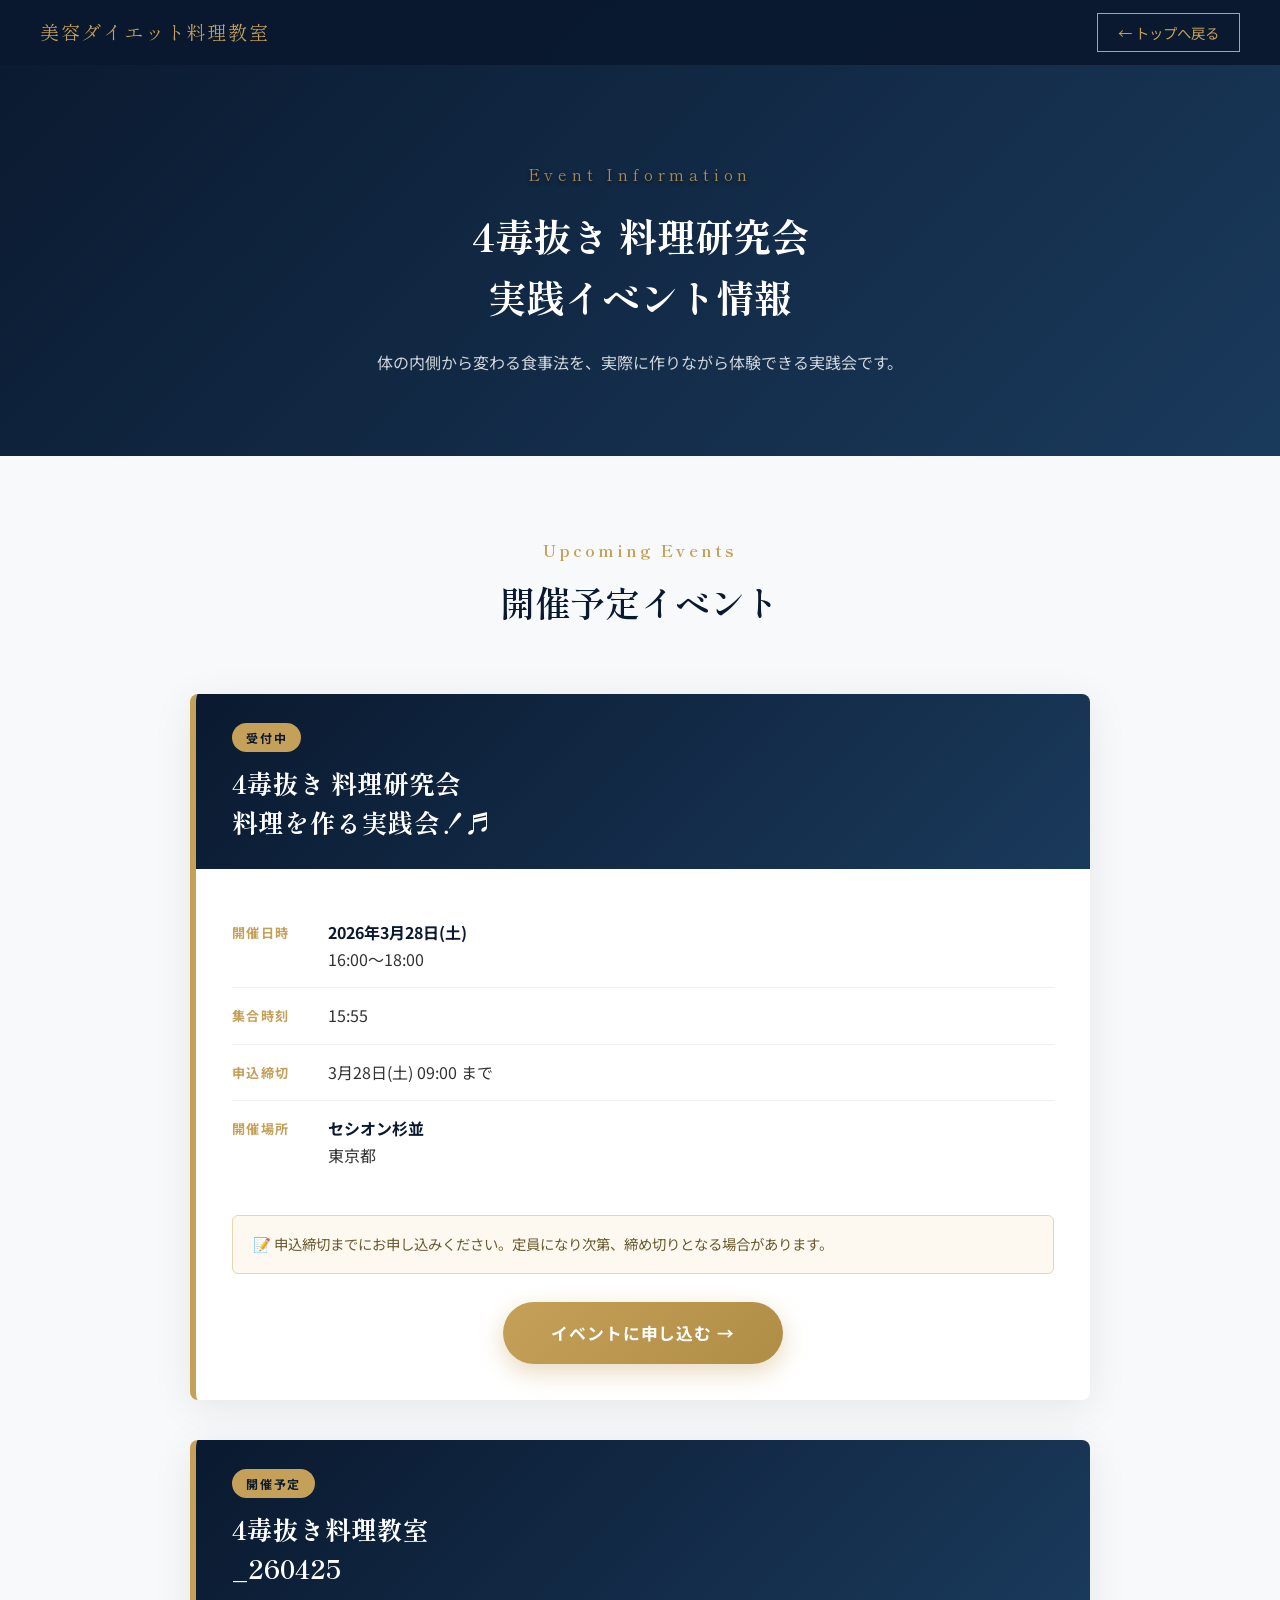
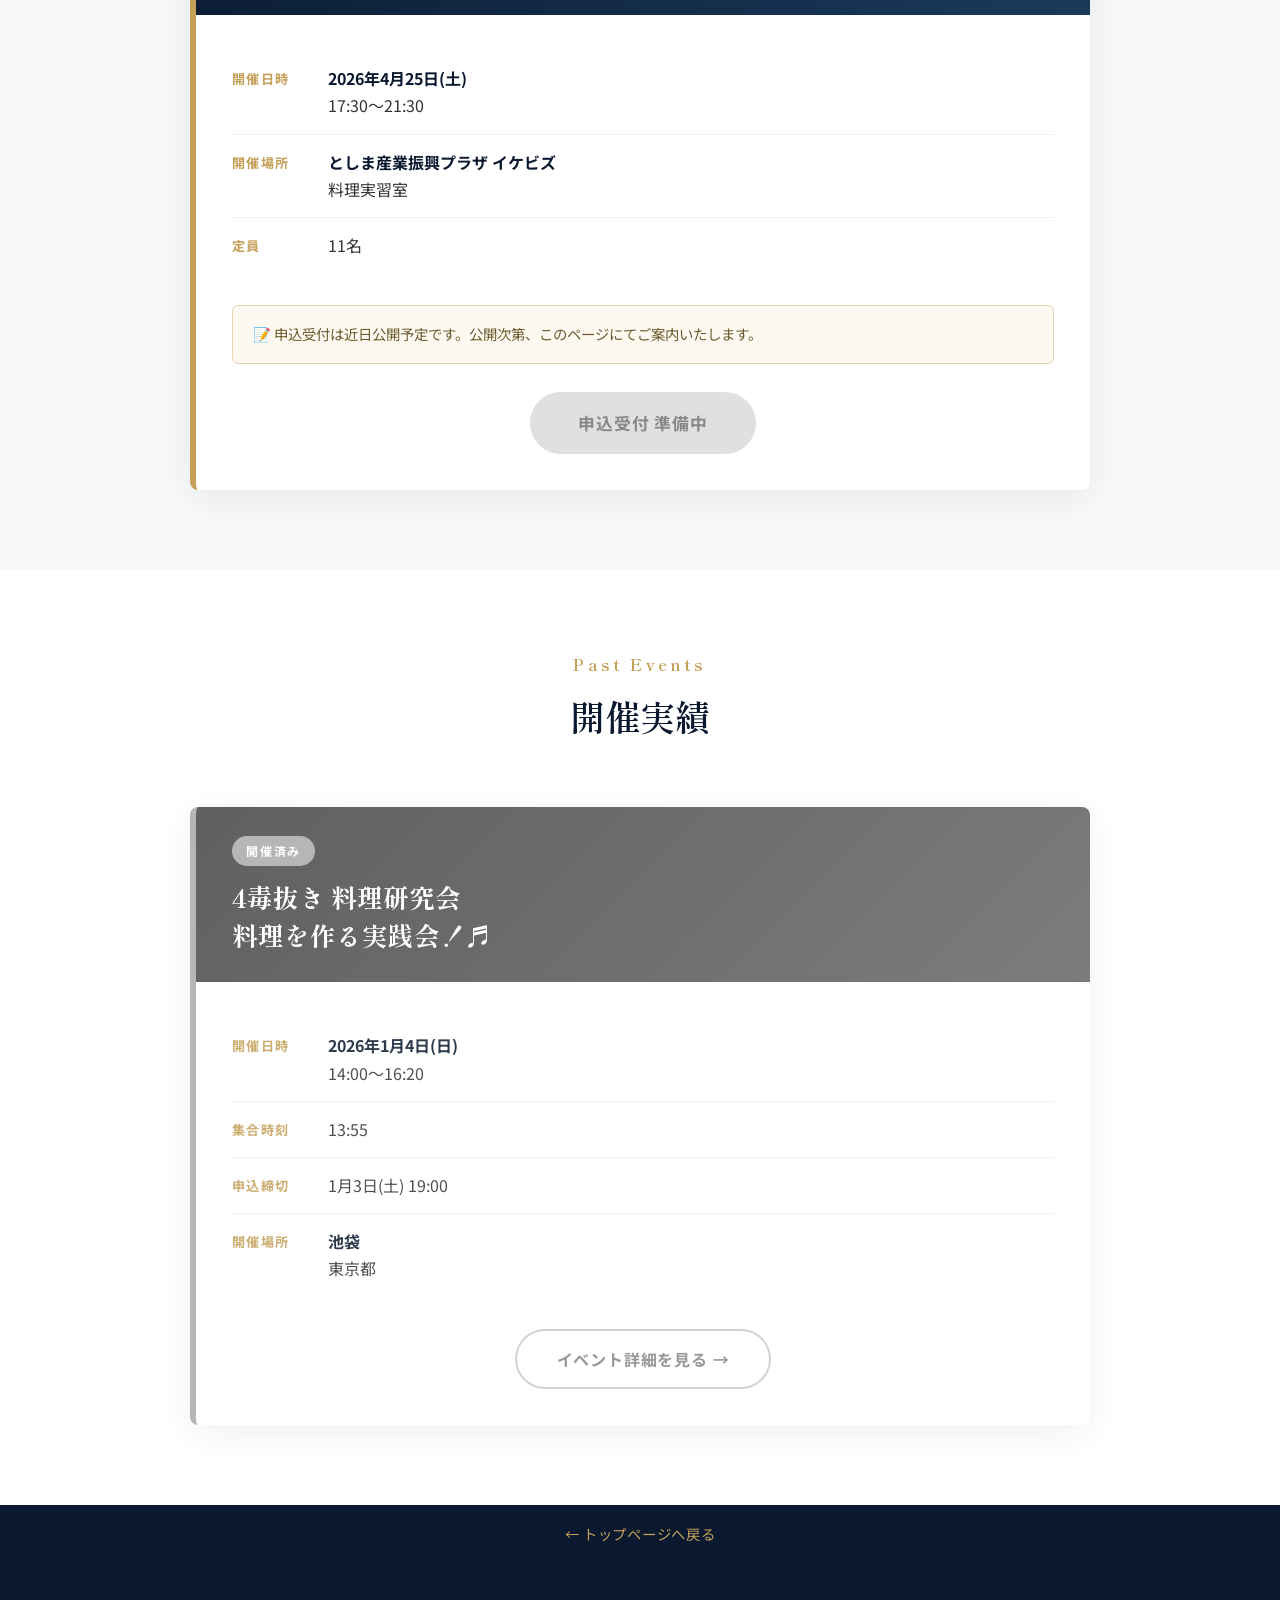
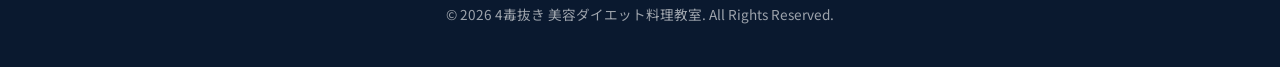
<file: events.html>
<!DOCTYPE html>
<html lang="ja">

<head>
    <meta charset="UTF-8">
    <meta name="viewport" content="width=device-width, initial-scale=1.0">
    <title>イベント情報 | 4毒抜き料理教室</title>
    <meta name="description" content="4毒抜き料理研究会の実践会・料理教室イベント情報。東京都内で開催する実践型料理イベントへのご参加をお待ちしています。">
    <!-- Google Fonts -->
    <link rel="preconnect" href="https://fonts.googleapis.com">
    <link rel="preconnect" href="https://fonts.gstatic.com" crossorigin>
    <link
        href="https://fonts.googleapis.com/css2?family=Noto+Sans+JP:wght@300;400;500;700&family=Noto+Serif+JP:wght@300;400;600;700&family=Shippori+Mincho:wght@400;600&display=swap"
        rel="stylesheet">
    <!-- CSS -->
    <link rel="stylesheet" href="style.css">
    <style>
        /* Events Page Specific Styles */
        .events-hero {
            background: linear-gradient(135deg, var(--accent-dark) 0%, #1a3a5c 100%);
            padding: 160px 20px 80px;
            text-align: center;
            color: #fff;
        }

        .events-hero .hero-sub {
            font-size: 1rem;
            letter-spacing: 0.3em;
            color: var(--accent-gold);
            font-family: var(--font-serif);
            margin-bottom: 16px;
        }

        .events-hero h1 {
            font-family: var(--font-serif);
            font-size: 2.4rem;
            line-height: 1.6;
            margin-bottom: 20px;
        }

        .events-hero p {
            font-size: 1rem;
            opacity: 0.8;
            max-width: 600px;
            margin: 0 auto;
        }

        /* Events List Section */
        .events-section {
            padding: 80px 0;
            background: var(--bg-light);
        }

        .events-grid {
            display: grid;
            gap: 40px;
            max-width: 900px;
            margin: 0 auto;
        }

        .event-card {
            background: #fff;
            border-radius: 8px;
            box-shadow: 0 8px 40px rgba(0, 0, 0, 0.08);
            overflow: hidden;
            border-left: 6px solid var(--accent-gold);
            transition: transform 0.3s, box-shadow 0.3s;
        }

        .event-card:hover {
            transform: translateY(-4px);
            box-shadow: 0 16px 50px rgba(0, 0, 0, 0.12);
        }

        .event-card-header {
            background: linear-gradient(135deg, var(--accent-dark), #1a3a5c);
            color: #fff;
            padding: 28px 36px;
        }

        .event-badge {
            display: inline-block;
            background: var(--accent-gold);
            color: var(--accent-dark);
            font-size: 0.75rem;
            font-weight: 700;
            letter-spacing: 0.15em;
            padding: 4px 14px;
            border-radius: 20px;
            margin-bottom: 12px;
        }

        .event-card-header h2 {
            font-family: var(--font-serif);
            font-size: 1.6rem;
            line-height: 1.5;
            margin-bottom: 0;
        }

        .event-card-body {
            padding: 36px;
        }

        .event-info-list {
            margin-bottom: 32px;
        }

        .event-info-item {
            display: flex;
            align-items: flex-start;
            gap: 16px;
            padding: 14px 0;
            border-bottom: 1px solid #f0f0f0;
        }

        .event-info-item:last-child {
            border-bottom: none;
        }

        .event-info-label {
            font-size: 0.82rem;
            font-weight: 700;
            color: var(--accent-gold);
            letter-spacing: 0.1em;
            min-width: 80px;
            padding-top: 2px;
            white-space: nowrap;
        }

        .event-info-value {
            font-size: 1rem;
            color: var(--text-main);
            line-height: 1.7;
        }

        .event-info-value strong {
            font-weight: 700;
            color: var(--accent-dark);
        }

        .event-note {
            background: #fdf9f0;
            border: 1px solid var(--accent-gold-light);
            border-radius: 6px;
            padding: 16px 20px;
            font-size: 0.9rem;
            color: #6b5a2e;
            margin-bottom: 28px;
            line-height: 1.7;
        }

        .event-note::before {
            content: "📝 ";
        }

        .event-cta {
            text-align: center;
        }

        .btn-register {
            display: inline-block;
            background: linear-gradient(135deg, var(--accent-gold), #b08d45);
            color: #fff;
            font-weight: 700;
            font-size: 1.05rem;
            padding: 16px 48px;
            border-radius: 50px;
            box-shadow: 0 8px 24px rgba(197, 160, 89, 0.4);
            transition: transform 0.3s, box-shadow 0.3s;
            letter-spacing: 0.05em;
        }

        .btn-register:hover {
            transform: translateY(-3px);
            box-shadow: 0 14px 36px rgba(197, 160, 89, 0.55);
            color: #fff;
        }

        .btn-coming-soon {
            display: inline-block;
            background: #e0e0e0;
            color: #888;
            font-weight: 700;
            font-size: 1.05rem;
            padding: 16px 48px;
            border-radius: 50px;
            cursor: default;
            letter-spacing: 0.05em;
        }

        /* Back link */
        .back-link-bar {
            background: var(--accent-dark);
            padding: 14px 20px;
            text-align: center;
        }

        .back-link-bar a {
            color: var(--accent-gold);
            font-size: 0.9rem;
            letter-spacing: 0.05em;
            transition: opacity 0.2s;
        }

        .back-link-bar a:hover {
            opacity: 0.75;
        }

        /* Footer */
        .events-footer {
            background: var(--accent-dark);
            color: rgba(255,255,255,0.6);
            text-align: center;
            padding: 40px 20px;
            font-size: 0.85rem;
        }

        /* Past Events Section */
        .past-events-section {
            padding: 80px 0;
            background: #fff;
        }

        .event-card.past {
            border-left-color: #aaa;
            opacity: 0.85;
        }

        .event-card.past .event-card-header {
            background: linear-gradient(135deg, #444, #666);
        }

        .event-badge.past-badge {
            background: #aaa;
            color: #fff;
        }

        .btn-past-report {
            display: inline-block;
            background: transparent;
            color: #888;
            font-weight: 700;
            font-size: 1rem;
            padding: 14px 40px;
            border-radius: 50px;
            border: 2px solid #ccc;
            letter-spacing: 0.05em;
            transition: border-color 0.2s, color 0.2s;
        }

        .btn-past-report:hover {
            border-color: #999;
            color: #555;
        }

        /* Responsive */
        @media (max-width: 600px) {
            .events-hero h1 {
                font-size: 1.7rem;
            }

            .event-card-header {
                padding: 22px 22px;
            }

            .event-card-header h2 {
                font-size: 1.3rem;
            }

            .event-card-body {
                padding: 24px 22px;
            }

            .event-info-label {
                min-width: 70px;
                font-size: 0.78rem;
            }

            .btn-register,
            .btn-coming-soon {
                font-size: 0.95rem;
                padding: 14px 28px;
                width: 100%;
                box-sizing: border-box;
            }
        }
    </style>
</head>

<body>

    <!-- Header -->
    <header class="site-header">
        <div class="logo">美容ダイエット料理教室</div>
        <nav>
            <a href="index.html" class="nav-btn">← トップへ戻る</a>
        </nav>
    </header>

    <!-- Events Hero -->
    <section class="events-hero">
        <p class="hero-sub">Event Information</p>
        <h1>4毒抜き 料理研究会<br>実践イベント情報</h1>
        <p>体の内側から変わる食事法を、実際に作りながら体験できる実践会です。</p>
    </section>

    <!-- Events Section -->
    <section class="events-section">
        <div class="container">
            <h2 class="section-title text-center">
                <span class="en">Upcoming Events</span>
                <span class="jp">開催予定イベント</span>
            </h2>

            <div class="events-grid">

                <!-- Event 1 -->
                <div class="event-card">
                    <div class="event-card-header">
                        <span class="event-badge">受付中</span>
                        <h2>4毒抜き 料理研究会<br>料理を作る実践会！♬</h2>
                    </div>
                    <div class="event-card-body">
                        <ul class="event-info-list">
                            <li class="event-info-item">
                                <span class="event-info-label">開催日時</span>
                                <span class="event-info-value">
                                    <strong>2026年3月28日(土)</strong><br>
                                    16:00〜18:00
                                </span>
                            </li>
                            <li class="event-info-item">
                                <span class="event-info-label">集合時刻</span>
                                <span class="event-info-value">15:55</span>
                            </li>
                            <li class="event-info-item">
                                <span class="event-info-label">申込締切</span>
                                <span class="event-info-value">3月28日(土) 09:00 まで</span>
                            </li>
                            <li class="event-info-item">
                                <span class="event-info-label">開催場所</span>
                                <span class="event-info-value">
                                    <strong>セシオン杉並</strong><br>
                                    東京都
                                </span>
                            </li>
                        </ul>
                        <div class="event-note">
                            申込締切までにお申し込みください。定員になり次第、締め切りとなる場合があります。
                        </div>
                        <div class="event-cta">
                            <a href="https://tunagate.com/circle/210836/events/505820/invite_code/4290RL/1z3e1oNl"
                                class="btn-register" target="_blank" rel="noopener noreferrer">
                                イベントに申し込む →
                            </a>
                        </div>
                    </div>
                </div>

                <!-- Event 2 -->
                <div class="event-card">
                    <div class="event-card-header">
                        <span class="event-badge">開催予定</span>
                        <h2>4毒抜き料理教室<br>_260425</h2>
                    </div>
                    <div class="event-card-body">
                        <ul class="event-info-list">
                            <li class="event-info-item">
                                <span class="event-info-label">開催日時</span>
                                <span class="event-info-value">
                                    <strong>2026年4月25日(土)</strong><br>
                                    17:30〜21:30
                                </span>
                            </li>
                            <li class="event-info-item">
                                <span class="event-info-label">開催場所</span>
                                <span class="event-info-value">
                                    <strong>としま産業振興プラザ イケビズ</strong><br>
                                    料理実習室
                                </span>
                            </li>
                            <li class="event-info-item">
                                <span class="event-info-label">定員</span>
                                <span class="event-info-value">11名</span>
                            </li>
                        </ul>
                        <div class="event-note">
                            申込受付は近日公開予定です。公開次第、このページにてご案内いたします。
                        </div>
                        <div class="event-cta">
                            <span class="btn-coming-soon">申込受付 準備中</span>
                        </div>
                    </div>
                </div>

            </div>
        </div>
    </section>

    <!-- Past Events Section -->
    <section class="past-events-section">
        <div class="container">
            <h2 class="section-title text-center">
                <span class="en">Past Events</span>
                <span class="jp">開催実績</span>
            </h2>

            <div class="events-grid">

                <!-- Past Event 1 -->
                <div class="event-card past">
                    <div class="event-card-header">
                        <span class="event-badge past-badge">開催済み</span>
                        <h2>4毒抜き 料理研究会<br>料理を作る実践会！♬</h2>
                    </div>
                    <div class="event-card-body">
                        <ul class="event-info-list">
                            <li class="event-info-item">
                                <span class="event-info-label">開催日時</span>
                                <span class="event-info-value">
                                    <strong>2026年1月4日(日)</strong><br>
                                    14:00〜16:20
                                </span>
                            </li>
                            <li class="event-info-item">
                                <span class="event-info-label">集合時刻</span>
                                <span class="event-info-value">13:55</span>
                            </li>
                            <li class="event-info-item">
                                <span class="event-info-label">申込締切</span>
                                <span class="event-info-value">1月3日(土) 19:00</span>
                            </li>
                            <li class="event-info-item">
                                <span class="event-info-label">開催場所</span>
                                <span class="event-info-value">
                                    <strong>池袋</strong><br>
                                    東京都
                                </span>
                            </li>
                        </ul>
                        <div class="event-cta">
                            <a href="https://tunagate.com/circle/210836/events/469835/invite_code/4290RL/1z3e1oNl"
                                class="btn-past-report" target="_blank" rel="noopener noreferrer">
                                イベント詳細を見る →
                            </a>
                        </div>
                    </div>
                </div>

            </div>
        </div>
    </section>

    <!-- Back to Top -->
    <div class="back-link-bar">
        <a href="index.html">← トップページへ戻る</a>
    </div>

    <!-- Footer -->
    <footer class="events-footer">
        <p>&copy; 2026 4毒抜き 美容ダイエット料理教室. All Rights Reserved.</p>
    </footer>

</body>

</html>
</file>
<file: style.css>
:root {
    --text-main: #333333;
    --text-light: #666666;
    --accent-gold: #C5A059;
    --accent-gold-light: #E6D5B0;
    --accent-dark: #0A192F;
    /* Deep Navy */
    --accent-red: #D9534F;
    --bg-white: #FFFFFF;
    --bg-light: #F8F9FA;
    --font-serif: "Shippori Mincho", "Noto Serif JP", serif;
    --font-sans: "Noto Sans JP", sans-serif;
    --max-width: 1200px;
}

/* Base */
* {
    box-sizing: border-box;
    margin: 0;
    padding: 0;
}

body {
    font-family: var(--font-sans);
    color: var(--text-main);
    line-height: 1.8;
    background: var(--bg-white);
}

a {
    text-decoration: none;
    color: inherit;
}

img {
    max-width: 100%;
    display: block;
}

ul {
    list-style: none;
}

.container {
    max-width: var(--max-width);
    margin: 0 auto;
    padding: 0 20px;
}

.container-fluid {
    width: 100%;
    padding: 0;
}

.text-center {
    text-align: center;
}

/* Header */
.site-header {
    position: fixed;
    top: 0;
    width: 100%;
    z-index: 1000;
    background: rgba(10, 25, 47, 0.95);
    /* Dark Header */
    color: #fff;
    padding: 15px 40px;
    display: flex;
    justify-content: space-between;
    align-items: center;
    backdrop-filter: blur(5px);
}

.logo {
    font-family: var(--font-serif);
    font-size: 1.2rem;
    letter-spacing: 0.1em;
    color: var(--accent-gold);
}

.nav-btn {
    border: 1px solid var(--accent-gold);
    color: var(--accent-gold);
    padding: 8px 20px;
    font-size: 0.9rem;
    transition: 0.3s;
}

.nav-btn:hover {
    background: var(--accent-gold);
    color: var(--accent-dark);
}

/* Hero */
.hero-section {
    position: relative;
    height: 100vh;
    display: flex;
    align-items: center;
    justify-content: center;
    color: #fff;
    text-align: center;
    overflow: hidden;
    padding-top: 100px;
}

.hero-bg {
    position: absolute;
    inset: 0;
    z-index: -1;
}

.hero-image {
    width: 100%;
    height: 100%;
    object-fit: cover;
    animation: zoomOut 20s infinite alternate;
}

.overlay {
    position: absolute;
    inset: 0;
    background: linear-gradient(to bottom, rgba(10, 25, 47, 0.4), rgba(10, 25, 47, 0.8));
}

.hero-content {
    position: relative;
    z-index: 1;
    padding: 20px;
    max-width: 800px;
}

.hero-sub {
    font-size: 1.2rem;
    letter-spacing: 0.3em;
    margin-bottom: 20px;
    font-family: var(--font-serif);
    color: var(--accent-gold);
    text-shadow: 0 2px 4px rgba(0, 0, 0, 0.8);
}

.hero-title {
    font-family: var(--font-serif);
    font-size: 3rem;
    line-height: 1.5;
    margin-bottom: 30px;
    text-shadow: 0 4px 15px rgba(0, 0, 0, 0.8);
}

.hero-copy {
    font-size: 1.1rem;
    margin-bottom: 40px;
    opacity: 0.9;
}

.cta-button.primary {
    background: linear-gradient(135deg, var(--accent-gold), #B08D45);
    color: #fff;
    padding: 18px 50px;
    border-radius: 50px;
    font-weight: bold;
    font-size: 1.1rem;
    box-shadow: 0 10px 30px rgba(197, 160, 89, 0.4);
    display: inline-block;
    transition: transform 0.3s;
}

.cta-button.primary:hover {
    transform: translateY(-3px);
    box-shadow: 0 15px 40px rgba(197, 160, 89, 0.6);
}

/* Section Common */
section {
    padding: 80px 0;
}

.section-title {
    margin-bottom: 60px;
    font-family: var(--font-serif);
}

.section-title .en {
    display: block;
    color: var(--accent-gold);
    font-size: 1rem;
    letter-spacing: 0.2em;
    margin-bottom: 5px;
}

.section-title .jp {
    font-size: 2.2rem;
    color: var(--accent-dark);
    font-weight: 600;
}

/* Problem */
.problem-lead {
    font-size: 1.2rem;
    line-height: 2.2;
    max-width: 800px;
    margin: 0 auto;
}

.accent-red {
    color: var(--accent-red);
    font-weight: bold;
    border-bottom: 2px solid var(--accent-red);
}

/* Solution */
.solution-section {
    padding: 0;
    background: #fff;
}

.split-layout {
    display: flex;
    flex-wrap: wrap;
}

.split-layout.reverse {
    flex-direction: row-reverse;
}

.split-content {
    flex: 1;
    padding: 60px;
    display: flex;
    flex-direction: column;
    justify-content: center;
    background: #fff;
    min-width: 350px;
}

.split-image {
    flex: 1;
    min-height: 400px;
    min-width: 350px;
}

.split-image img {
    width: 100%;
    height: 100%;
    object-fit: cover;
}

.authority-list li {
    display: flex;
    gap: 20px;
    margin-bottom: 30px;
}

.authority-list .icon-box {
    width: 50px;
    height: 50px;
    background: var(--accent-dark);
    color: var(--accent-gold);
    display: flex;
    align-items: center;
    justify-content: center;
    border-radius: 50%;
    flex-shrink: 0;
}

.authority-list h4 {
    font-size: 1.2rem;
    color: var(--accent-dark);
    margin-bottom: 5px;
    font-family: var(--font-serif);
}

/* Evidence */
.evidence-section {
    background: var(--bg-light);
}

.evidence-grid {
    display: grid;
    grid-template-columns: repeat(auto-fit, minmax(350px, 1fr));
    gap: 30px;
}

.evidence-card {
    background: #fff;
    border-radius: 10px;
    overflow: hidden;
    box-shadow: 0 5px 20px rgba(0, 0, 0, 0.05);
}

.card-image img {
    width: 100%;
    height: 250px;
    object-fit: cover;
}

.card-content {
    padding: 25px;
}

.card-content h3 {
    font-family: var(--font-serif);
    color: var(--accent-dark);
    margin-bottom: 10px;
}

/* Curriculum */
.curriculum-section {
    background: #fff;
}

.flow-container {
    display: flex;
    gap: 40px;
    align-items: flex-start;
}

.flow-timeline {
    flex: 1;
}

.flow-item {
    border-left: 2px solid var(--accent-gold);
    padding-left: 30px;
    margin-bottom: 40px;
    position: relative;
}

.flow-item::before {
    content: '';
    position: absolute;
    left: -7px;
    top: 0;
    width: 12px;
    height: 12px;
    background: var(--accent-dark);
    border-radius: 50%;
}

.flow-item .time {
    color: var(--accent-gold);
    font-weight: bold;
    font-size: 0.9rem;
    margin-bottom: 5px;
    display: block;
}

.flow-item h4 {
    font-size: 1.3rem;
    margin-bottom: 10px;
    font-family: var(--font-serif);
    color: var(--accent-dark);
}

.schedule-visual {
    flex: 1;
}

.board-frame {
    border: 8px solid #f0f0f0;
    border-radius: 4px;
    box-shadow: 0 10px 30px rgba(0, 0, 0, 0.1);
}

/* Offer / Price */
.offer-section {
    background: var(--accent-dark);
    color: #fff;
    padding-bottom: 150px;
}

.offer-section .section-title .jp {
    color: #fff;
}

.plan-note {
    margin-bottom: 40px;
    color: #ccc;
    font-size: 0.9rem;
}

.price-cards {
    display: grid;
    grid-template-columns: repeat(auto-fit, minmax(300px, 1fr));
    gap: 20px;
    align-items: start;
}

.price-card {
    background: #fff;
    color: var(--text-main);
    border-radius: 12px;
    padding: 30px;
    text-align: center;
    transition: transform 0.3s;
}

.price-card:hover {
    transform: translateY(-10px);
}

.price-card.premium {
    border: 2px solid var(--accent-gold);
}

.price-card.recommended {
    transform: scale(1.05);
    border: 2px solid var(--accent-gold);
    box-shadow: 0 0 30px rgba(197, 160, 89, 0.4);
    position: relative;
    z-index: 1;
}

.price-card.basic {
    border: 1px solid #ddd;
}

.recommended-badge {
    position: absolute;
    top: -15px;
    left: 50%;
    transform: translateX(-50%);
    background: var(--accent-red);
    color: #fff;
    padding: 5px 20px;
    border-radius: 20px;
    font-size: 0.9rem;
    font-weight: bold;
}

.card-header h3 {
    font-family: var(--font-serif);
    font-size: 1.5rem;
    margin-bottom: 10px;
}

.sub-label {
    display: block;
    font-size: 0.8rem;
    color: var(--text-light);
    margin-top: 5px;
    sans-serif;
}

.price {
    font-size: 2.5rem;
    color: var(--accent-dark);
    font-weight: bold;
    font-family: var(--font-serif);
}

.currency {
    font-size: 1rem;
}

.card-body ul {
    text-align: left;
    margin: 20px 0;
}

.card-body li {
    margin-bottom: 10px;
    display: flex;
    gap: 10px;
    align-items: center;
}

.card-body li i {
    color: var(--accent-gold);
    width: 20px;
}

.note {
    font-size: 0.8rem;
    color: #999;
    margin-top: 20px;
    border-top: 1px solid #eee;
    padding-top: 10px;
}

/* Closing */
.closing-section {
    margin-top: -100px;
    padding-bottom: 100px;
}

.closing-box {
    background: #fff;
    border-radius: 16px;
    box-shadow: 0 20px 60px rgba(0, 0, 0, 0.2);
    padding: 60px;
    overflow: hidden;
}

.closing-content {
    max-width: 800px;
    margin: 0 auto;
    text-align: center;
}

.closing-content h2 {
    font-family: var(--font-serif);
    font-size: 2rem;
    margin-bottom: 30px;
    color: var(--accent-dark);
}

.bonus-list {
    text-align: left;
    background: var(--bg-light);
    padding: 30px;
    border-radius: 8px;
    margin-bottom: 40px;
}

.bonus-list li {
    margin-bottom: 15px;
    font-weight: bold;
    display: flex;
    align-items: center;
    gap: 10px;
    font-size: 1.1rem;
}

.bonus-list li i {
    color: var(--accent-red);
}

.qr-cta {
    margin-bottom: 40px;
}

.cta-lead {
    font-size: 1.2rem;
    margin-bottom: 20px;
    font-weight: bold;
}

.qr-image {
    width: 200px;
    margin: 0 auto 20px;
    border: 1px solid #ddd;
    border-radius: 8px;
}

.cta-button.final {
    background: #06C755;
    color: #fff;
    font-size: 1.3rem;
    padding: 20px 60px;
    border-radius: 50px;
    font-weight: bold;
    box-shadow: 0 10px 30px rgba(6, 199, 85, 0.4);
    display: inline-flex;
    align-items: center;
    gap: 10px;
    transition: 0.3s;
}

.cta-button.final:hover {
    background: #05b54d;
    transform: scale(1.02);
}

.lottery-image-container {
    margin-top: 40px;
}

.lottery-img {
    border-radius: 10px;
    box-shadow: 0 10px 30px rgba(0, 0, 0, 0.1);
    margin: 0 auto;
    max-width: 80%;
}

/* FAQ */
.faq-grid {
    display: grid;
    gap: 20px;
    max-width: 800px;
    margin: 0 auto;
}

.faq-item {
    background: #fff;
    padding: 25px;
    border-radius: 8px;
    box-shadow: 0 2px 10px rgba(0, 0, 0, 0.05);
}

.faq-item h4 {
    color: var(--accent-dark);
    margin-bottom: 10px;
    font-weight: bold;
}

.faq-item p {
    color: var(--text-light);
    font-size: 0.95rem;
}

/* Responsive */
@media (max-width: 768px) {
    .site-header {
        padding: 15px 20px;
    }

    .hero-title {
        font-size: 2rem;
    }

    .split-layout {
        flex-direction: column-reverse !important;
    }

    .curriculum-section .flow-container {
        flex-direction: column;
    }

    .price-card.recommended {
        transform: scale(1);
    }

    .closing-box {
        padding: 30px;
    }
}

/* Promo Video */
.promo-video-section {
    padding: 60px 0;
    background: #f8f5f2;
}

.promo-video-section .video-container {
    position: relative;
    max-width: 800px;
    margin: 0 auto;
    padding-bottom: 45%;
    border-radius: 4px;
    overflow: hidden;
    box-shadow: 0 4px 40px rgba(0, 0, 0, 0.15);
}

.promo-video-section .video-container iframe {
    position: absolute;
    top: 0;
    left: 0;
    width: 100%;
    height: 100%;
}

@media (max-width: 768px) {
    .promo-video-section {
        padding: 40px 0;
    }

    .promo-video-section .video-container {
        padding-bottom: 56.25%;
    }
}

/* App Embed */
.app-embed-section {
    padding: 50px 0 20px;
    background: #fff;
}

.app-embed-wrapper {
    display: flex;
    justify-content: center;
}

.app-embed-iframe {
    width: 480px;
    height: 900px;
    border: none;
    display: block;
    box-shadow: 0 4px 60px rgba(0, 0, 0, 0.4);
}

@media (max-width: 768px) {
    .app-embed-iframe {
        width: 100%;
    }
}

/* Animation */
.shimmer {
    position: relative;
    overflow: hidden;
}

.shimmer::after {
    content: '';
    position: absolute;
    top: 0;
    left: -100%;
    width: 50%;
    height: 100%;
    background: linear-gradient(to right, transparent, rgba(255, 255, 255, 0.3), transparent);
    animation: shimmer 2s infinite;
}

@keyframes shimmer {
    100% {
        left: 200%;
    }
}

.pulse {
    animation: pulse 2s infinite;
}

@keyframes pulse {
    0% {
        box-shadow: 0 0 0 0 rgba(6, 199, 85, 0.7);
    }

    70% {
        box-shadow: 0 0 0 15px rgba(6, 199, 85, 0);
    }

    100% {
        box-shadow: 0 0 0 0 rgba(6, 199, 85, 0);
    }
}
</file>
